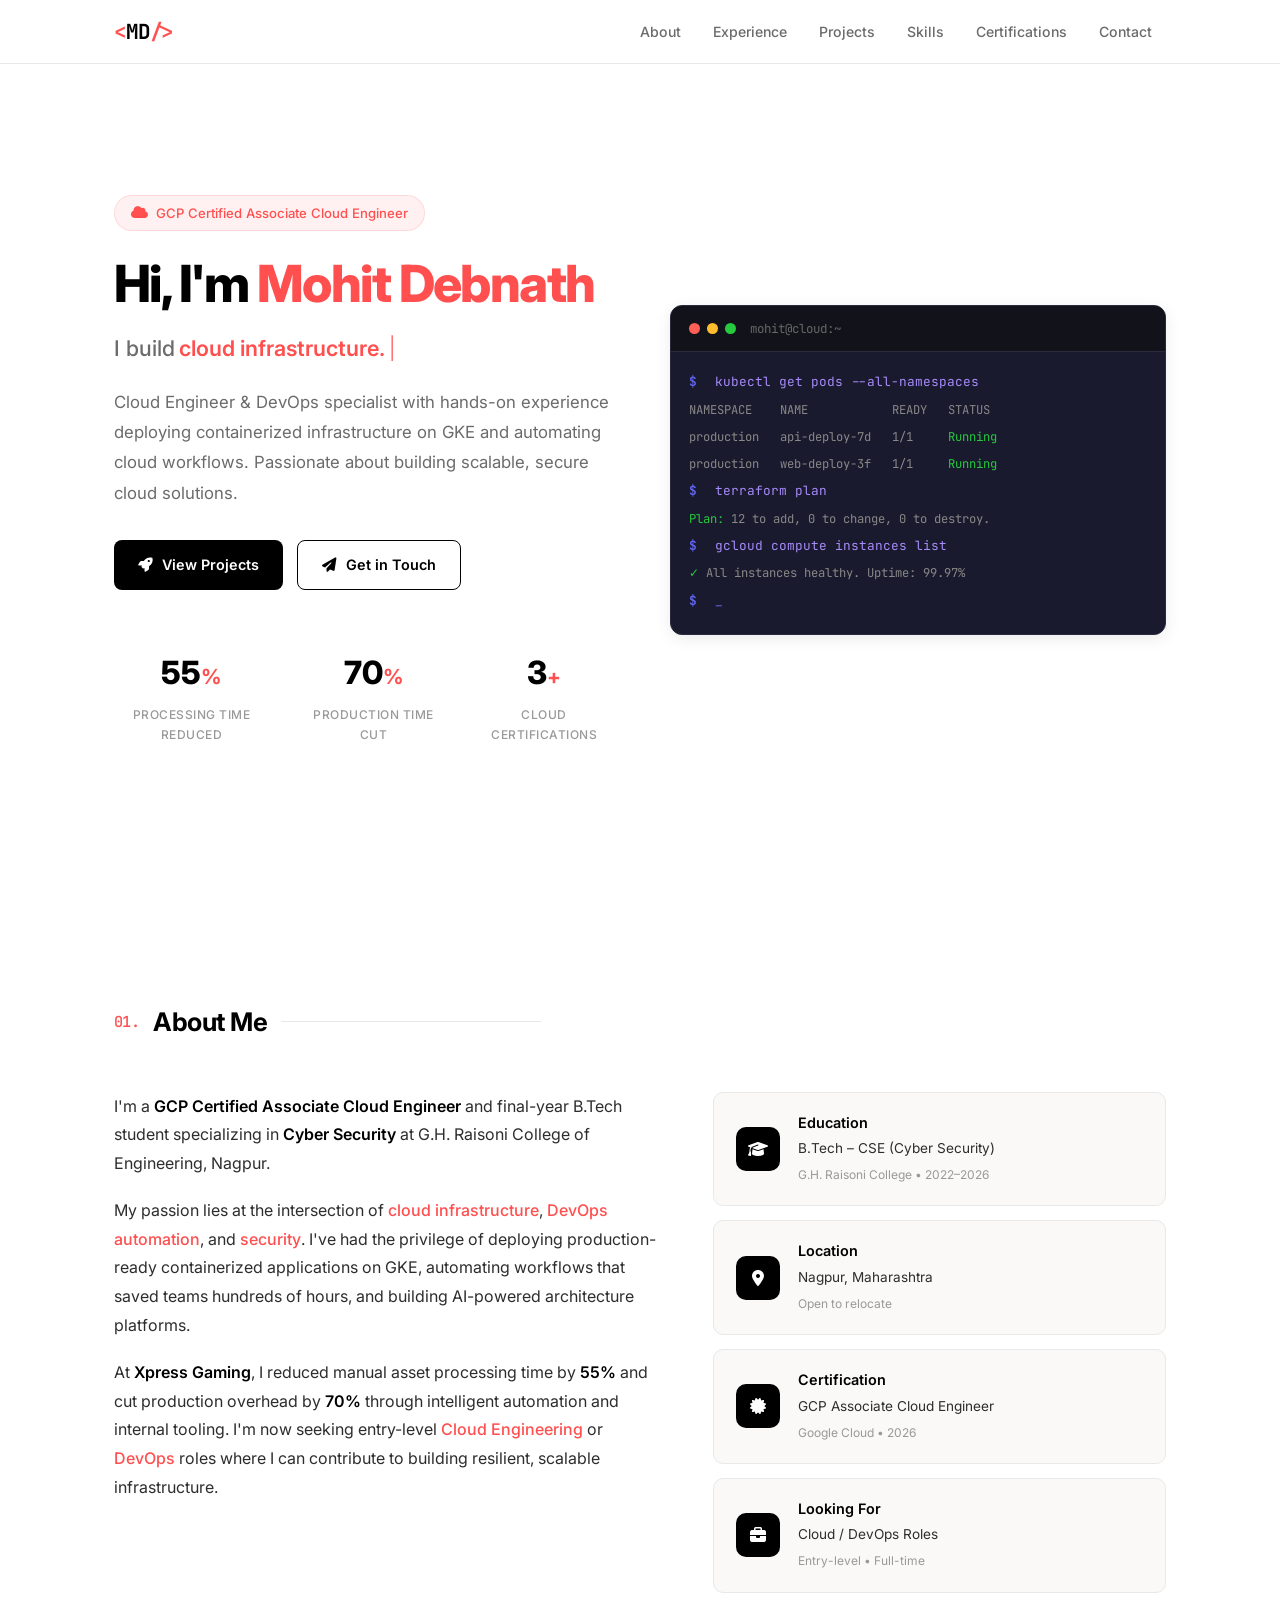
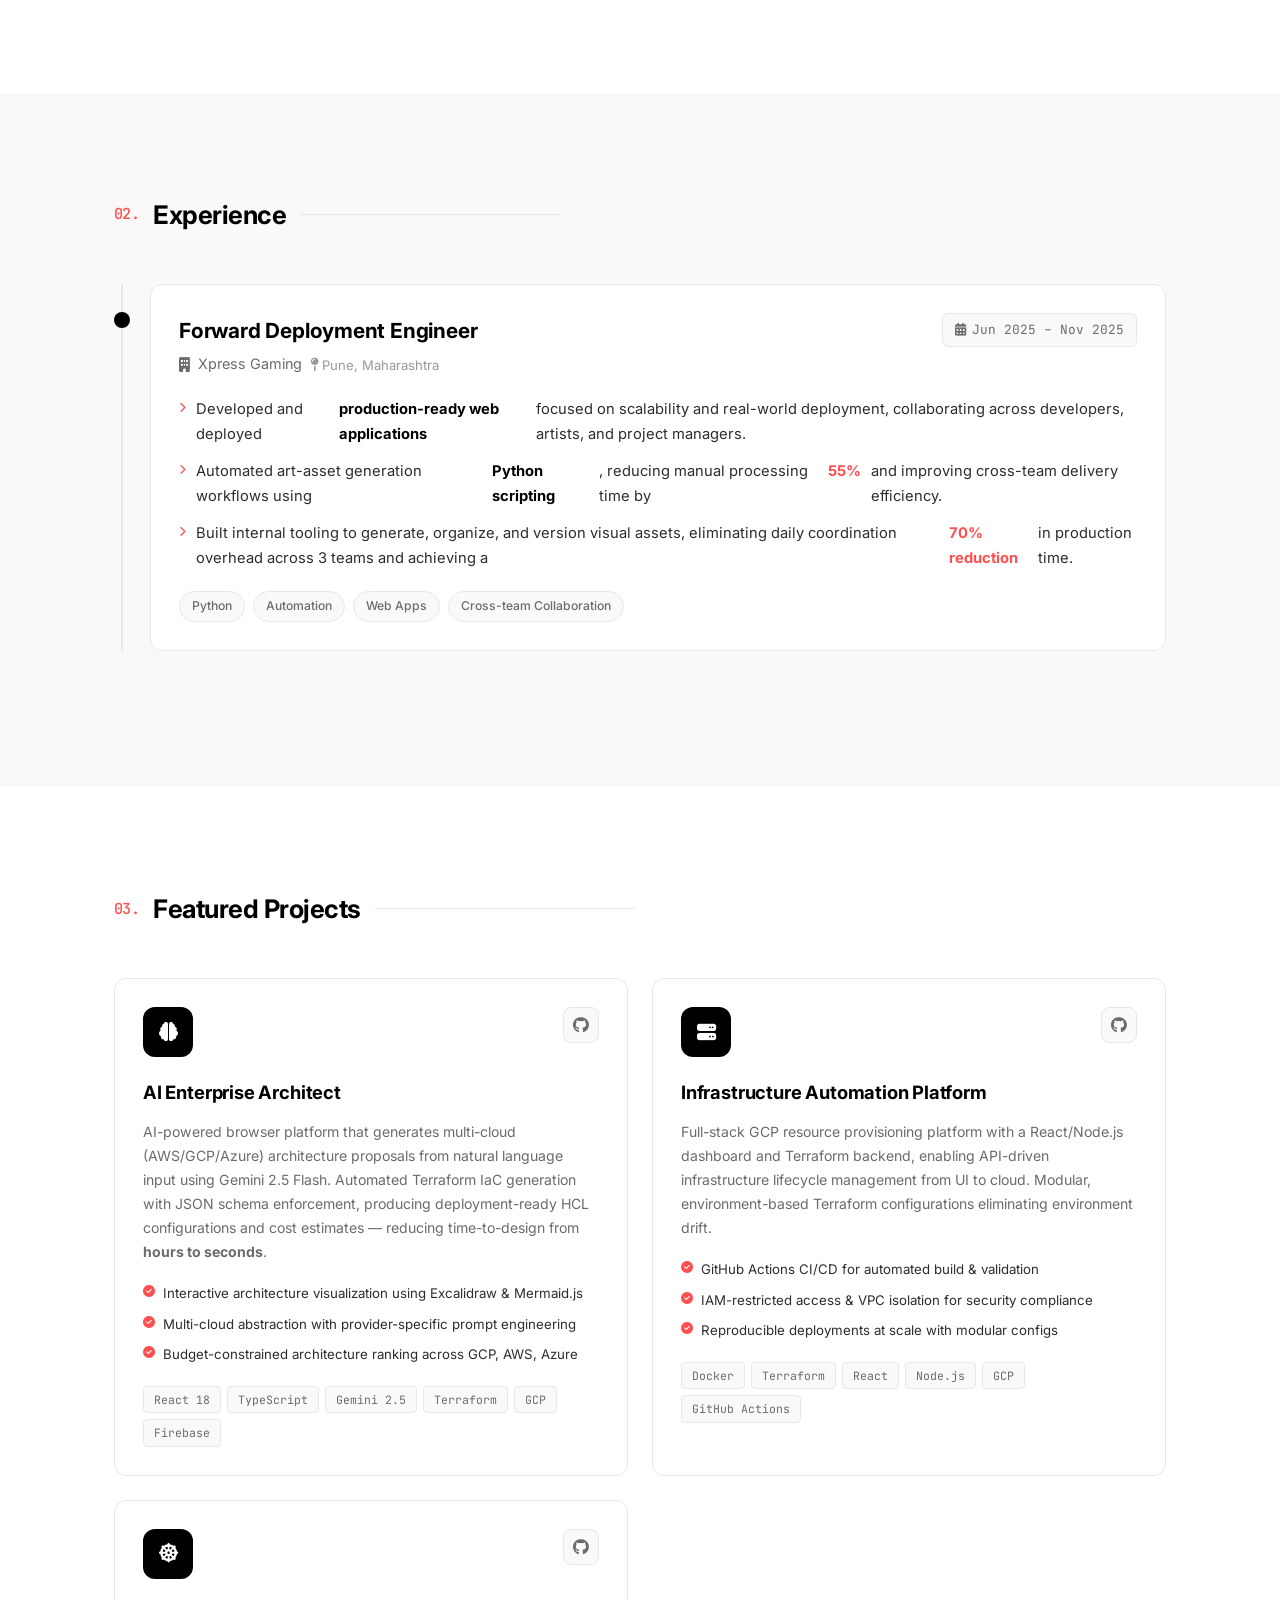
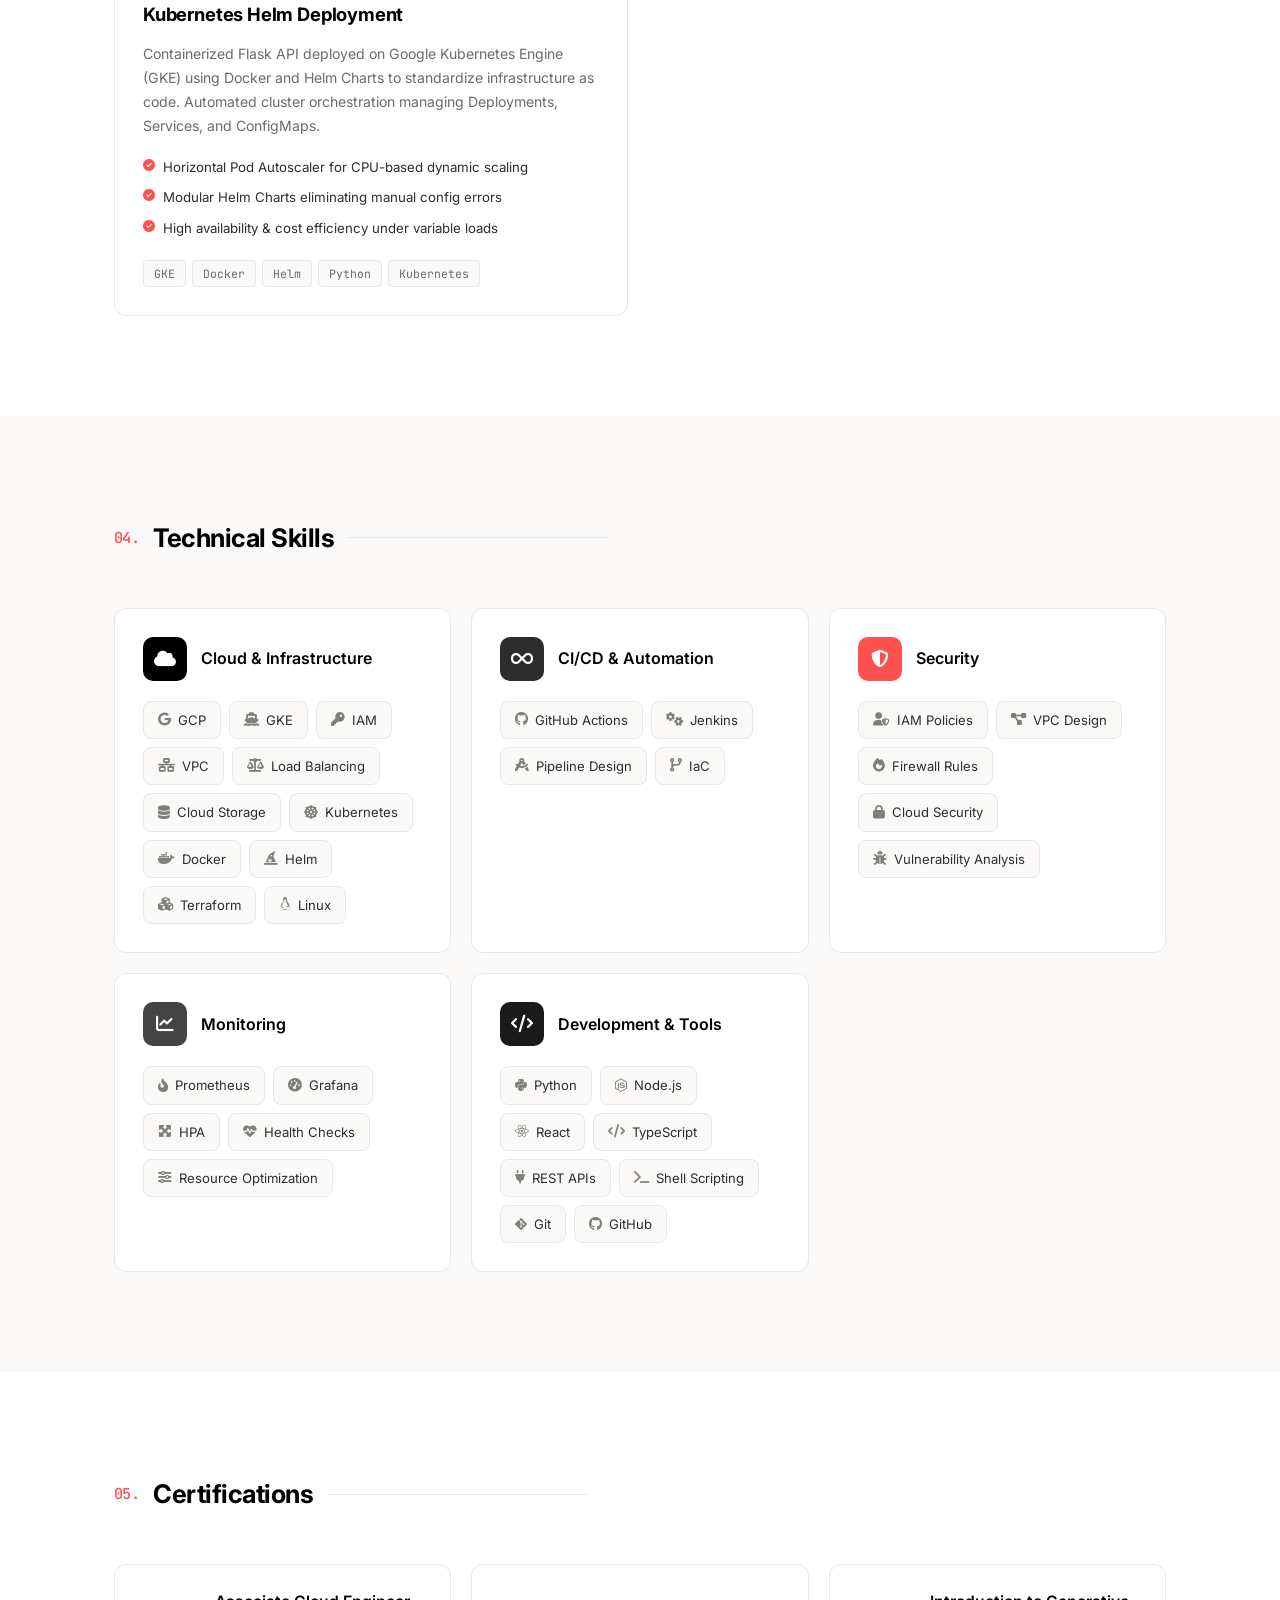
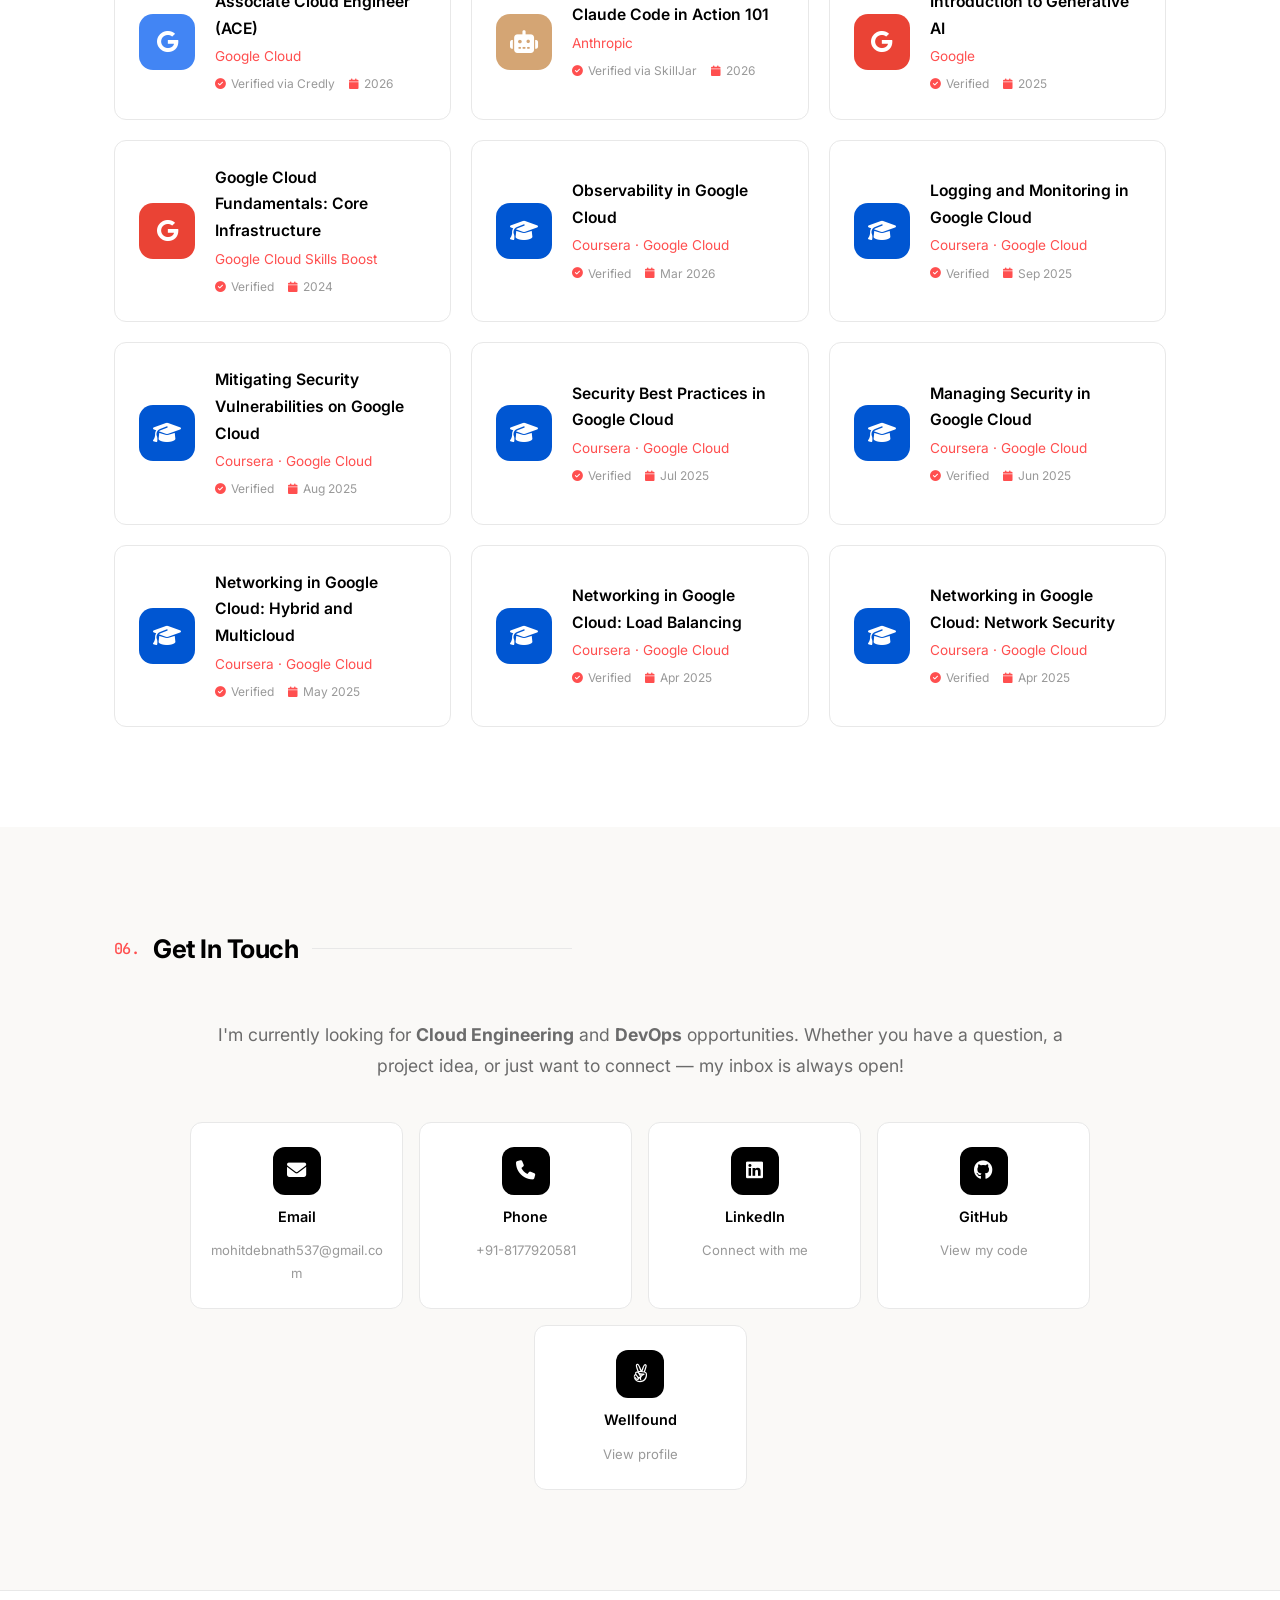
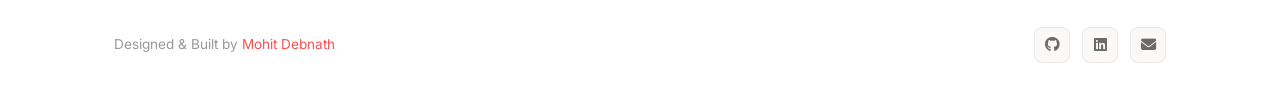
<file: docs/index.html>
<!DOCTYPE html>
<html lang="en">

<head>
    <meta charset="UTF-8">
    <meta name="viewport" content="width=device-width, initial-scale=1.0">
    <title>Mohit Debnath | Cloud Engineer & DevOps</title>
    <meta name="description"
        content="Portfolio of Mohit Debnath — GCP Certified Associate Cloud Engineer, DevOps specialist, and Cyber Security student. Explore projects, skills, and experience.">
    <link rel="preconnect" href="https://fonts.googleapis.com">
    <link rel="preconnect" href="https://fonts.gstatic.com" crossorigin>
    <link
        href="https://fonts.googleapis.com/css2?family=Inter:wght@300;400;500;600;700;800;900&family=JetBrains+Mono:wght@400;500;600&display=swap"
        rel="stylesheet">
    <link rel="stylesheet" href="https://cdnjs.cloudflare.com/ajax/libs/font-awesome/6.5.1/css/all.min.css">
    <link rel="stylesheet" href="style.css">
</head>

<body>
    <!-- Animated Background Particles -->
    <canvas id="particleCanvas"></canvas>

    <!-- Navigation -->
    <nav class="navbar" id="navbar">
        <div class="nav-container">
            <a href="#hero" class="nav-logo">
                <span class="logo-bracket">&lt;</span>MD<span class="logo-bracket">/&gt;</span>
            </a>
            <ul class="nav-links" id="navLinks">
                <li><a href="#about" class="nav-link">About</a></li>
                <li><a href="#experience" class="nav-link">Experience</a></li>
                <li><a href="#projects" class="nav-link">Projects</a></li>
                <li><a href="#skills" class="nav-link">Skills</a></li>
                <li><a href="#certifications" class="nav-link">Certifications</a></li>
                <li><a href="#contact" class="nav-link">Contact</a></li>
            </ul>
            <button class="nav-toggle" id="navToggle" aria-label="Toggle navigation">
                <span></span><span></span><span></span>
            </button>
        </div>
    </nav>

    <!-- Hero Section -->
    <section class="hero" id="hero">
        <div class="hero-content">
            <div class="hero-badge">
                <i class="fas fa-cloud"></i>
                <span>GCP Certified Associate Cloud Engineer</span>
            </div>
            <h1 class="hero-title">
                Hi, I'm <span class="gradient-text">Mohit Debnath</span>
            </h1>
            <div class="hero-subtitle">
                <span class="typing-prefix">I build </span>
                <span class="typing-text" id="typingText"></span>
                <span class="cursor">|</span>
            </div>
            <p class="hero-description">
                Cloud Engineer & DevOps specialist with hands-on experience deploying containerized infrastructure on
                GKE
                and automating cloud workflows. Passionate about building scalable, secure cloud solutions.
            </p>
            <div class="hero-actions">
                <a href="#projects" class="btn btn-primary">
                    <i class="fas fa-rocket"></i> View Projects
                </a>
                <a href="#contact" class="btn btn-outline">
                    <i class="fas fa-paper-plane"></i> Get in Touch
                </a>
            </div>
            <div class="hero-stats">
                <div class="stat-item">
                    <span class="stat-number" data-target="55">0</span><span class="stat-suffix">%</span>
                    <span class="stat-label">Processing Time Reduced</span>
                </div>
                <div class="stat-item">
                    <span class="stat-number" data-target="70">0</span><span class="stat-suffix">%</span>
                    <span class="stat-label">Production Time Cut</span>
                </div>
                <div class="stat-item">
                    <span class="stat-number" data-target="3">0</span><span class="stat-suffix">+</span>
                    <span class="stat-label">Cloud Certifications</span>
                </div>
            </div>
        </div>
        <div class="hero-visual">
            <div class="terminal-window">
                <div class="terminal-header">
                    <div class="terminal-dots">
                        <span class="dot red"></span>
                        <span class="dot yellow"></span>
                        <span class="dot green"></span>
                    </div>
                    <span class="terminal-title">mohit@cloud:~</span>
                </div>
                <div class="terminal-body" id="terminalBody">
                    <div class="terminal-line">
                        <span class="prompt">$</span>
                        <span class="command">kubectl get pods --all-namespaces</span>
                    </div>
                    <div class="terminal-line output">
                        <span>NAMESPACE &nbsp;&nbsp; NAME &nbsp;&nbsp;&nbsp;&nbsp;&nbsp;&nbsp;&nbsp;&nbsp;&nbsp;&nbsp;
                            READY &nbsp; STATUS</span>
                    </div>
                    <div class="terminal-line output">
                        <span>production &nbsp; api-deploy-7d &nbsp; 1/1 &nbsp;&nbsp;&nbsp; <span
                                class="green-text">Running</span></span>
                    </div>
                    <div class="terminal-line output">
                        <span>production &nbsp; web-deploy-3f &nbsp; 1/1 &nbsp;&nbsp;&nbsp; <span
                                class="green-text">Running</span></span>
                    </div>
                    <div class="terminal-line">
                        <span class="prompt">$</span>
                        <span class="command">terraform plan</span>
                    </div>
                    <div class="terminal-line output">
                        <span><span class="green-text">Plan:</span> 12 to add, 0 to change, 0 to destroy.</span>
                    </div>
                    <div class="terminal-line">
                        <span class="prompt">$</span>
                        <span class="command">gcloud compute instances list</span>
                    </div>
                    <div class="terminal-line output">
                        <span><span class="green-text">✓</span> All instances healthy. Uptime: 99.97%</span>
                    </div>
                    <div class="terminal-line active">
                        <span class="prompt">$</span>
                        <span class="cursor-blink">_</span>
                    </div>
                </div>
            </div>
        </div>
    </section>

    <!-- About Section -->
    <section class="section" id="about">
        <div class="container">
            <h2 class="section-title">
                <span class="section-number">01.</span> About Me
            </h2>
            <div class="about-grid">
                <div class="about-text">
                    <p>
                        I'm a <strong>GCP Certified Associate Cloud Engineer</strong> and final-year B.Tech student
                        specializing in
                        <strong>Cyber Security</strong> at G.H. Raisoni College of Engineering, Nagpur.
                    </p>
                    <p>
                        My passion lies at the intersection of <span class="highlight">cloud infrastructure</span>,
                        <span class="highlight">DevOps automation</span>, and <span class="highlight">security</span>.
                        I've had the privilege of deploying production-ready containerized applications on GKE,
                        automating workflows that saved teams hundreds of hours, and building AI-powered architecture
                        platforms.
                    </p>
                    <p>
                        At <strong>Xpress Gaming</strong>, I reduced manual asset processing time by
                        <strong>55%</strong>
                        and cut production overhead by <strong>70%</strong> through intelligent automation and internal
                        tooling.
                        I'm now seeking entry-level <span class="highlight">Cloud Engineering</span> or
                        <span class="highlight">DevOps</span> roles where I can contribute to building resilient,
                        scalable infrastructure.
                    </p>
                </div>
                <div class="about-info">
                    <div class="info-card">
                        <div class="info-icon"><i class="fas fa-graduation-cap"></i></div>
                        <div>
                            <h4>Education</h4>
                            <p>B.Tech – CSE (Cyber Security)</p>
                            <span class="info-meta">G.H. Raisoni College • 2022–2026</span>
                        </div>
                    </div>
                    <div class="info-card">
                        <div class="info-icon"><i class="fas fa-map-marker-alt"></i></div>
                        <div>
                            <h4>Location</h4>
                            <p>Nagpur, Maharashtra</p>
                            <span class="info-meta">Open to relocate</span>
                        </div>
                    </div>
                    <div class="info-card">
                        <div class="info-icon"><i class="fas fa-certificate"></i></div>
                        <div>
                            <h4>Certification</h4>
                            <p>GCP Associate Cloud Engineer</p>
                            <span class="info-meta">Google Cloud • 2026</span>
                        </div>
                    </div>
                    <div class="info-card">
                        <div class="info-icon"><i class="fas fa-briefcase"></i></div>
                        <div>
                            <h4>Looking For</h4>
                            <p>Cloud / DevOps Roles</p>
                            <span class="info-meta">Entry-level • Full-time</span>
                        </div>
                    </div>
                </div>
            </div>
        </div>
    </section>

    <!-- Experience Section -->
    <section class="section section-alt" id="experience">
        <div class="container">
            <h2 class="section-title">
                <span class="section-number">02.</span> Experience
            </h2>
            <div class="timeline">
                <div class="timeline-item" data-aos="fade-up">
                    <div class="timeline-dot"></div>
                    <div class="timeline-content glass-card">
                        <div class="timeline-header">
                            <div>
                                <h3 class="timeline-role">Forward Deployment Engineer</h3>
                                <p class="timeline-company">
                                    <i class="fas fa-building"></i> Xpress Gaming
                                    <span class="timeline-location"><i class="fas fa-map-pin"></i> Pune,
                                        Maharashtra</span>
                                </p>
                            </div>
                            <span class="timeline-date">
                                <i class="fas fa-calendar-alt"></i> Jun 2025 – Nov 2025
                            </span>
                        </div>
                        <ul class="timeline-details">
                            <li>
                                <i class="fas fa-chevron-right"></i>
                                Developed and deployed <strong>production-ready web applications</strong> focused on
                                scalability
                                and real-world deployment, collaborating across developers, artists, and project
                                managers.
                            </li>
                            <li>
                                <i class="fas fa-chevron-right"></i>
                                Automated art-asset generation workflows using <strong>Python scripting</strong>,
                                reducing
                                manual processing time by <span class="metric">55%</span> and improving cross-team
                                delivery efficiency.
                            </li>
                            <li>
                                <i class="fas fa-chevron-right"></i>
                                Built internal tooling to generate, organize, and version visual assets, eliminating
                                daily
                                coordination overhead across 3 teams and achieving a <span class="metric">70%
                                    reduction</span>
                                in production time.
                            </li>
                        </ul>
                        <div class="timeline-tags">
                            <span class="tag">Python</span>
                            <span class="tag">Automation</span>
                            <span class="tag">Web Apps</span>
                            <span class="tag">Cross-team Collaboration</span>
                        </div>
                    </div>
                </div>
            </div>
        </div>
    </section>

    <!-- Projects Section -->
    <section class="section" id="projects">
        <div class="container">
            <h2 class="section-title">
                <span class="section-number">03.</span> Featured Projects
            </h2>
            <div class="projects-grid">
                <!-- Project 1 -->
                <div class="project-card glass-card" data-aos="fade-up">
                    <div class="project-header">
                        <div class="project-icon">
                            <i class="fas fa-brain"></i>
                        </div>
                        <div class="project-links">
                            <a href="https://github.com/m0hitd/AI-Enterprise-Architect" class="project-link"
                                title="GitHub" target="_blank"><i class="fab fa-github"></i></a>
                        </div>
                    </div>
                    <h3 class="project-title">AI Enterprise Architect</h3>
                    <p class="project-description">
                        AI-powered browser platform that generates multi-cloud (AWS/GCP/Azure) architecture proposals
                        from natural language input using Gemini 2.5 Flash. Automated Terraform IaC generation with
                        JSON schema enforcement, producing deployment-ready HCL configurations and cost estimates —
                        reducing time-to-design from <strong>hours to seconds</strong>.
                    </p>
                    <ul class="project-highlights">
                        <li><i class="fas fa-check-circle"></i> Interactive architecture visualization using Excalidraw
                            & Mermaid.js</li>
                        <li><i class="fas fa-check-circle"></i> Multi-cloud abstraction with provider-specific prompt
                            engineering</li>
                        <li><i class="fas fa-check-circle"></i> Budget-constrained architecture ranking across GCP, AWS,
                            Azure</li>
                    </ul>
                    <div class="project-tech">
                        <span>React 18</span>
                        <span>TypeScript</span>
                        <span>Gemini 2.5</span>
                        <span>Terraform</span>
                        <span>GCP</span>
                        <span>Firebase</span>
                    </div>
                </div>

                <!-- Project 2 -->
                <div class="project-card glass-card" data-aos="fade-up" data-aos-delay="100">
                    <div class="project-header">
                        <div class="project-icon">
                            <i class="fas fa-server"></i>
                        </div>
                        <div class="project-links">
                            <a href="https://github.com/m0hitd/infra-automation-platform" class="project-link"
                                title="GitHub" target="_blank"><i class="fab fa-github"></i></a>
                        </div>
                    </div>
                    <h3 class="project-title">Infrastructure Automation Platform</h3>
                    <p class="project-description">
                        Full-stack GCP resource provisioning platform with a React/Node.js dashboard and Terraform
                        backend,
                        enabling API-driven infrastructure lifecycle management from UI to cloud. Modular,
                        environment-based
                        Terraform configurations eliminating environment drift.
                    </p>
                    <ul class="project-highlights">
                        <li><i class="fas fa-check-circle"></i> GitHub Actions CI/CD for automated build & validation
                        </li>
                        <li><i class="fas fa-check-circle"></i> IAM-restricted access & VPC isolation for security
                            compliance</li>
                        <li><i class="fas fa-check-circle"></i> Reproducible deployments at scale with modular configs
                        </li>
                    </ul>
                    <div class="project-tech">
                        <span>Docker</span>
                        <span>Terraform</span>
                        <span>React</span>
                        <span>Node.js</span>
                        <span>GCP</span>
                        <span>GitHub Actions</span>
                    </div>
                </div>

                <!-- Project 3 -->
                <div class="project-card glass-card" data-aos="fade-up" data-aos-delay="200">
                    <div class="project-header">
                        <div class="project-icon">
                            <i class="fas fa-dharmachakra"></i>
                        </div>
                        <div class="project-links">
                            <a href="https://github.com/m0hitd/kubernetes-python-helm-deployment" class="project-link"
                                title="GitHub" target="_blank"><i class="fab fa-github"></i></a>
                        </div>
                    </div>
                    <h3 class="project-title">Kubernetes Helm Deployment</h3>
                    <p class="project-description">
                        Containerized Flask API deployed on Google Kubernetes Engine (GKE) using Docker and Helm Charts
                        to standardize infrastructure as code. Automated cluster orchestration managing Deployments,
                        Services, and ConfigMaps.
                    </p>
                    <ul class="project-highlights">
                        <li><i class="fas fa-check-circle"></i> Horizontal Pod Autoscaler for CPU-based dynamic scaling
                        </li>
                        <li><i class="fas fa-check-circle"></i> Modular Helm Charts eliminating manual config errors
                        </li>
                        <li><i class="fas fa-check-circle"></i> High availability & cost efficiency under variable loads
                        </li>
                    </ul>
                    <div class="project-tech">
                        <span>GKE</span>
                        <span>Docker</span>
                        <span>Helm</span>
                        <span>Python</span>
                        <span>Kubernetes</span>
                    </div>
                </div>
            </div>
        </div>
    </section>

    <!-- Skills Section -->
    <section class="section section-alt" id="skills">
        <div class="container">
            <h2 class="section-title">
                <span class="section-number">04.</span> Technical Skills
            </h2>
            <div class="skills-grid">
                <div class="skill-category glass-card" data-aos="fade-up">
                    <div class="skill-category-header">
                        <div class="skill-icon cloud"><i class="fas fa-cloud"></i></div>
                        <h3>Cloud & Infrastructure</h3>
                    </div>
                    <div class="skill-tags">
                        <span class="skill-tag"><i class="fab fa-google"></i> GCP</span>
                        <span class="skill-tag"><i class="fas fa-ship"></i> GKE</span>
                        <span class="skill-tag"><i class="fas fa-key"></i> IAM</span>
                        <span class="skill-tag"><i class="fas fa-network-wired"></i> VPC</span>
                        <span class="skill-tag"><i class="fas fa-balance-scale"></i> Load Balancing</span>
                        <span class="skill-tag"><i class="fas fa-database"></i> Cloud Storage</span>
                        <span class="skill-tag"><i class="fas fa-dharmachakra"></i> Kubernetes</span>
                        <span class="skill-tag"><i class="fab fa-docker"></i> Docker</span>
                        <span class="skill-tag"><i class="fas fa-hat-wizard"></i> Helm</span>
                        <span class="skill-tag"><i class="fas fa-cubes"></i> Terraform</span>
                        <span class="skill-tag"><i class="fab fa-linux"></i> Linux</span>
                    </div>
                </div>

                <div class="skill-category glass-card" data-aos="fade-up" data-aos-delay="100">
                    <div class="skill-category-header">
                        <div class="skill-icon cicd"><i class="fas fa-infinity"></i></div>
                        <h3>CI/CD & Automation</h3>
                    </div>
                    <div class="skill-tags">
                        <span class="skill-tag"><i class="fab fa-github"></i> GitHub Actions</span>
                        <span class="skill-tag"><i class="fas fa-cogs"></i> Jenkins</span>
                        <span class="skill-tag"><i class="fas fa-drafting-compass"></i> Pipeline Design</span>
                        <span class="skill-tag"><i class="fas fa-code-branch"></i> IaC</span>
                    </div>
                </div>

                <div class="skill-category glass-card" data-aos="fade-up" data-aos-delay="200">
                    <div class="skill-category-header">
                        <div class="skill-icon security"><i class="fas fa-shield-alt"></i></div>
                        <h3>Security</h3>
                    </div>
                    <div class="skill-tags">
                        <span class="skill-tag"><i class="fas fa-user-shield"></i> IAM Policies</span>
                        <span class="skill-tag"><i class="fas fa-project-diagram"></i> VPC Design</span>
                        <span class="skill-tag"><i class="fas fa-fire"></i> Firewall Rules</span>
                        <span class="skill-tag"><i class="fas fa-lock"></i> Cloud Security</span>
                        <span class="skill-tag"><i class="fas fa-bug"></i> Vulnerability Analysis</span>
                    </div>
                </div>

                <div class="skill-category glass-card" data-aos="fade-up" data-aos-delay="300">
                    <div class="skill-category-header">
                        <div class="skill-icon monitoring"><i class="fas fa-chart-line"></i></div>
                        <h3>Monitoring</h3>
                    </div>
                    <div class="skill-tags">
                        <span class="skill-tag"><i class="fas fa-fire-alt"></i> Prometheus</span>
                        <span class="skill-tag"><i class="fas fa-tachometer-alt"></i> Grafana</span>
                        <span class="skill-tag"><i class="fas fa-expand-arrows-alt"></i> HPA</span>
                        <span class="skill-tag"><i class="fas fa-heartbeat"></i> Health Checks</span>
                        <span class="skill-tag"><i class="fas fa-sliders-h"></i> Resource Optimization</span>
                    </div>
                </div>

                <div class="skill-category glass-card" data-aos="fade-up" data-aos-delay="400">
                    <div class="skill-category-header">
                        <div class="skill-icon dev"><i class="fas fa-code"></i></div>
                        <h3>Development & Tools</h3>
                    </div>
                    <div class="skill-tags">
                        <span class="skill-tag"><i class="fab fa-python"></i> Python</span>
                        <span class="skill-tag"><i class="fab fa-node-js"></i> Node.js</span>
                        <span class="skill-tag"><i class="fab fa-react"></i> React</span>
                        <span class="skill-tag"><i class="fas fa-code"></i> TypeScript</span>
                        <span class="skill-tag"><i class="fas fa-plug"></i> REST APIs</span>
                        <span class="skill-tag"><i class="fas fa-terminal"></i> Shell Scripting</span>
                        <span class="skill-tag"><i class="fab fa-git-alt"></i> Git</span>
                        <span class="skill-tag"><i class="fab fa-github"></i> GitHub</span>
                    </div>
                </div>
            </div>
        </div>
    </section>

    <!-- Certifications Section -->
    <section class="section" id="certifications">
        <div class="container">
            <h2 class="section-title">
                <span class="section-number">05.</span> Certifications
            </h2>
            <div class="certs-grid">
                <a href="https://www.credly.com/badges/2a6038a7-0504-4011-bb92-be13b2d5f1b1/public_url" target="_blank"
                    class="cert-card glass-card" data-aos="fade-up">
                    <div class="cert-badge gcp">
                        <i class="fab fa-google"></i>
                    </div>
                    <div class="cert-info">
                        <h3>Associate Cloud Engineer (ACE)</h3>
                        <p class="cert-issuer">Google Cloud</p>
                        <div class="cert-meta">
                            <span><i class="fas fa-check-circle"></i> Verified via Credly</span>
                            <span><i class="fas fa-calendar"></i> 2026</span>
                        </div>
                    </div>
                </a>

                <a href="https://verify.skilljar.com/c/2p2nhymifrvf" target="_blank" class="cert-card glass-card"
                    data-aos="fade-up" data-aos-delay="100">
                    <div class="cert-badge anthropic">
                        <i class="fas fa-robot"></i>
                    </div>
                    <div class="cert-info">
                        <h3>Claude Code in Action 101</h3>
                        <p class="cert-issuer">Anthropic</p>
                        <div class="cert-meta">
                            <span><i class="fas fa-check-circle"></i> Verified via SkillJar</span>
                            <span><i class="fas fa-calendar"></i> 2026</span>
                        </div>
                    </div>
                </a>

                <a href="https://www.skills.google/public_profiles/44c2e2ed-0316-4198-8e81-f9ab3ee3a4fe/badges/19237580"
                    target="_blank" class="cert-card glass-card" data-aos="fade-up" data-aos-delay="200">
                    <div class="cert-badge google">
                        <i class="fab fa-google"></i>
                    </div>
                    <div class="cert-info">
                        <h3>Introduction to Generative AI</h3>
                        <p class="cert-issuer">Google</p>
                        <div class="cert-meta">
                            <span><i class="fas fa-check-circle"></i> Verified</span>
                            <span><i class="fas fa-calendar"></i> 2025</span>
                        </div>
                    </div>
                </a>

                <a href="https://www.skills.google/public_profiles/44c2e2ed-0316-4198-8e81-f9ab3ee3a4fe/badges/9228910"
                    target="_blank" class="cert-card glass-card">
                    <div class="cert-badge google">
                        <i class="fab fa-google"></i>
                    </div>
                    <div class="cert-info">
                        <h3>Google Cloud Fundamentals: Core Infrastructure</h3>
                        <p class="cert-issuer">Google Cloud Skills Boost</p>
                        <div class="cert-meta">
                            <span><i class="fas fa-check-circle"></i> Verified</span>
                            <span><i class="fas fa-calendar"></i> 2024</span>
                        </div>
                    </div>
                </a>

                <a href="https://www.linkedin.com/in/m0hitdebnath/details/certifications/" target="_blank"
                    class="cert-card glass-card">
                    <div class="cert-badge coursera">
                        <i class="fas fa-graduation-cap"></i>
                    </div>
                    <div class="cert-info">
                        <h3>Observability in Google Cloud</h3>
                        <p class="cert-issuer">Coursera · Google Cloud</p>
                        <div class="cert-meta">
                            <span><i class="fas fa-check-circle"></i> Verified</span>
                            <span><i class="fas fa-calendar"></i> Mar 2026</span>
                        </div>
                    </div>
                </a>

                <a href="https://www.linkedin.com/in/m0hitdebnath/details/certifications/" target="_blank"
                    class="cert-card glass-card">
                    <div class="cert-badge coursera">
                        <i class="fas fa-graduation-cap"></i>
                    </div>
                    <div class="cert-info">
                        <h3>Logging and Monitoring in Google Cloud</h3>
                        <p class="cert-issuer">Coursera · Google Cloud</p>
                        <div class="cert-meta">
                            <span><i class="fas fa-check-circle"></i> Verified</span>
                            <span><i class="fas fa-calendar"></i> Sep 2025</span>
                        </div>
                    </div>
                </a>

                <a href="https://www.linkedin.com/in/m0hitdebnath/details/certifications/" target="_blank"
                    class="cert-card glass-card">
                    <div class="cert-badge coursera">
                        <i class="fas fa-graduation-cap"></i>
                    </div>
                    <div class="cert-info">
                        <h3>Mitigating Security Vulnerabilities on Google Cloud</h3>
                        <p class="cert-issuer">Coursera · Google Cloud</p>
                        <div class="cert-meta">
                            <span><i class="fas fa-check-circle"></i> Verified</span>
                            <span><i class="fas fa-calendar"></i> Aug 2025</span>
                        </div>
                    </div>
                </a>

                <a href="https://www.linkedin.com/in/m0hitdebnath/details/certifications/" target="_blank"
                    class="cert-card glass-card">
                    <div class="cert-badge coursera">
                        <i class="fas fa-graduation-cap"></i>
                    </div>
                    <div class="cert-info">
                        <h3>Security Best Practices in Google Cloud</h3>
                        <p class="cert-issuer">Coursera · Google Cloud</p>
                        <div class="cert-meta">
                            <span><i class="fas fa-check-circle"></i> Verified</span>
                            <span><i class="fas fa-calendar"></i> Jul 2025</span>
                        </div>
                    </div>
                </a>

                <a href="https://www.linkedin.com/in/m0hitdebnath/details/certifications/" target="_blank"
                    class="cert-card glass-card">
                    <div class="cert-badge coursera">
                        <i class="fas fa-graduation-cap"></i>
                    </div>
                    <div class="cert-info">
                        <h3>Managing Security in Google Cloud</h3>
                        <p class="cert-issuer">Coursera · Google Cloud</p>
                        <div class="cert-meta">
                            <span><i class="fas fa-check-circle"></i> Verified</span>
                            <span><i class="fas fa-calendar"></i> Jun 2025</span>
                        </div>
                    </div>
                </a>

                <a href="https://www.linkedin.com/in/m0hitdebnath/details/certifications/" target="_blank"
                    class="cert-card glass-card">
                    <div class="cert-badge coursera">
                        <i class="fas fa-graduation-cap"></i>
                    </div>
                    <div class="cert-info">
                        <h3>Networking in Google Cloud: Hybrid and Multicloud</h3>
                        <p class="cert-issuer">Coursera · Google Cloud</p>
                        <div class="cert-meta">
                            <span><i class="fas fa-check-circle"></i> Verified</span>
                            <span><i class="fas fa-calendar"></i> May 2025</span>
                        </div>
                    </div>
                </a>

                <a href="https://www.linkedin.com/in/m0hitdebnath/details/certifications/" target="_blank"
                    class="cert-card glass-card">
                    <div class="cert-badge coursera">
                        <i class="fas fa-graduation-cap"></i>
                    </div>
                    <div class="cert-info">
                        <h3>Networking in Google Cloud: Load Balancing</h3>
                        <p class="cert-issuer">Coursera · Google Cloud</p>
                        <div class="cert-meta">
                            <span><i class="fas fa-check-circle"></i> Verified</span>
                            <span><i class="fas fa-calendar"></i> Apr 2025</span>
                        </div>
                    </div>
                </a>

                <a href="https://www.linkedin.com/in/m0hitdebnath/details/certifications/" target="_blank"
                    class="cert-card glass-card">
                    <div class="cert-badge coursera">
                        <i class="fas fa-graduation-cap"></i>
                    </div>
                    <div class="cert-info">
                        <h3>Networking in Google Cloud: Network Security</h3>
                        <p class="cert-issuer">Coursera · Google Cloud</p>
                        <div class="cert-meta">
                            <span><i class="fas fa-check-circle"></i> Verified</span>
                            <span><i class="fas fa-calendar"></i> Apr 2025</span>
                        </div>
                    </div>
                </a>
            </div>
        </div>
    </section>

    <!-- Contact Section -->
    <section class="section section-alt" id="contact">
        <div class="container">
            <h2 class="section-title">
                <span class="section-number">06.</span> Get In Touch
            </h2>
            <div class="contact-content">
                <p class="contact-description">
                    I'm currently looking for <strong>Cloud Engineering</strong> and <strong>DevOps</strong>
                    opportunities.
                    Whether you have a question, a project idea, or just want to connect — my inbox is always open!
                </p>
                <div class="contact-grid">
                    <a href="mailto:mohitdebnath537@gmail.com" class="contact-card glass-card">
                        <div class="contact-icon"><i class="fas fa-envelope"></i></div>
                        <h4>Email</h4>
                        <p>mohitdebnath537@gmail.com</p>
                    </a>
                    <a href="tel:+918177920581" class="contact-card glass-card">
                        <div class="contact-icon"><i class="fas fa-phone"></i></div>
                        <h4>Phone</h4>
                        <p>+91-8177920581</p>
                    </a>
                    <a href="https://www.linkedin.com/in/m0hitdebnath/" class="contact-card glass-card" target="_blank">
                        <div class="contact-icon"><i class="fab fa-linkedin"></i></div>
                        <h4>LinkedIn</h4>
                        <p>Connect with me</p>
                    </a>
                    <a href="https://github.com/m0hitd" class="contact-card glass-card" target="_blank">
                        <div class="contact-icon"><i class="fab fa-github"></i></div>
                        <h4>GitHub</h4>
                        <p>View my code</p>
                    </a>
                </div>
                <div class="contact-grid contact-grid-secondary">
                    <a href="https://wellfound.com/u/mohit-debnath" class="contact-card glass-card" target="_blank">
                        <div class="contact-icon"><i class="fab fa-angellist"></i></div>
                        <h4>Wellfound</h4>
                        <p>View profile</p>
                    </a>
                </div>
            </div>
        </div>
    </section>

    <!-- Footer -->
    <footer class="footer">
        <div class="container">
            <div class="footer-content">
                <p>Designed & Built by <span class="gradient-text">Mohit Debnath</span></p>
                <div class="footer-links">
                    <a href="https://github.com/m0hitd" target="_blank"><i class="fab fa-github"></i></a>
                    <a href="https://www.linkedin.com/in/m0hitdebnath/" target="_blank"><i
                            class="fab fa-linkedin"></i></a>
                    <a href="mailto:mohitdebnath537@gmail.com"><i class="fas fa-envelope"></i></a>
                </div>
            </div>
        </div>
    </footer>

    <!-- Scroll to top -->
    <button class="scroll-top" id="scrollTop" aria-label="Scroll to top">
        <i class="fas fa-arrow-up"></i>
    </button>

    <script src="script.js"></script>
</body>

</html>
</file>
<file: docs/style.css>
/* ==========================================
   CSS VARIABLES & DESIGN TOKENS
   Wellfound-inspired: clean, minimal, light
   ========================================== */
:root {
    /* Colors — Wellfound palette */
    --bg-primary: #ffffff;
    --bg-secondary: #faf9f7;
    --bg-tertiary: #f5f3f0;
    --bg-card: #ffffff;
    --bg-card-hover: #ffffff;

    --text-primary: #000000;
    --text-secondary: #2d2d2d;
    --text-muted: #6b6b6b;
    --text-light: #999999;

    --accent-primary: #000000;
    --accent-coral: #ff4f4f;
    --accent-coral-light: rgba(255, 79, 79, 0.08);

    --border-color: #e8e8e8;
    --border-hover: #d0d0d0;

    /* Shadows — subtle, no glow */
    --shadow-sm: 0 1px 3px rgba(0, 0, 0, 0.04);
    --shadow-md: 0 2px 8px rgba(0, 0, 0, 0.06);
    --shadow-lg: 0 4px 16px rgba(0, 0, 0, 0.08);

    /* Typography */
    --font-primary: 'Inter', -apple-system, BlinkMacSystemFont, sans-serif;
    --font-mono: 'JetBrains Mono', 'Fira Code', monospace;

    /* Spacing */
    --section-padding: 100px 0;
    --container-width: 1100px;

    /* Transitions — fast, subtle */
    --transition-fast: 0.15s ease;
    --transition-normal: 0.2s ease;
}

/* ==========================================
   RESET & BASE
   ========================================== */
*, *::before, *::after {
    margin: 0;
    padding: 0;
    box-sizing: border-box;
}

html {
    scroll-behavior: smooth;
    scroll-padding-top: 80px;
}

body {
    font-family: var(--font-primary);
    background-color: var(--bg-primary);
    color: var(--text-primary);
    line-height: 1.7;
    overflow-x: hidden;
    -webkit-font-smoothing: antialiased;
    -moz-osx-font-smoothing: grayscale;
}

a {
    text-decoration: none;
    color: inherit;
}

ul {
    list-style: none;
}

img {
    max-width: 100%;
    display: block;
}

/* Hide particle canvas */
#particleCanvas {
    display: none;
}

/* ==========================================
   CONTAINER & LAYOUT
   ========================================== */
.container {
    max-width: var(--container-width);
    margin: 0 auto;
    padding: 0 24px;
}

.section {
    padding: var(--section-padding);
    position: relative;
}

.section-alt {
    background: var(--bg-secondary);
}

.section-title {
    font-size: 1.6rem;
    font-weight: 700;
    margin-bottom: 48px;
    display: flex;
    align-items: center;
    gap: 14px;
    letter-spacing: -0.02em;
}

.section-title::after {
    content: '';
    flex: 1;
    height: 1px;
    background: var(--border-color);
    max-width: 260px;
}

.section-number {
    font-family: var(--font-mono);
    font-size: 0.95rem;
    font-weight: 500;
    color: var(--accent-coral);
}

/* ==========================================
   CARDS — clean, bordered, no glass
   ========================================== */
.glass-card {
    background: var(--bg-card);
    border: 1px solid var(--border-color);
    border-radius: 12px;
    transition: border-color var(--transition-normal), box-shadow var(--transition-normal);
}

.glass-card:hover {
    border-color: var(--border-hover);
    box-shadow: var(--shadow-md);
    transform: none;
}

/* ==========================================
   GRADIENT TEXT — replaced with coral
   ========================================== */
.gradient-text {
    color: var(--accent-coral);
    background: none;
    -webkit-background-clip: unset;
    -webkit-text-fill-color: unset;
    background-clip: unset;
}

/* ==========================================
   BUTTONS — Wellfound style
   ========================================== */
.btn {
    display: inline-flex;
    align-items: center;
    gap: 10px;
    padding: 12px 24px;
    border-radius: 8px;
    font-family: var(--font-primary);
    font-size: 0.9rem;
    font-weight: 600;
    cursor: pointer;
    transition: all var(--transition-fast);
    border: none;
    position: relative;
}

.btn::before {
    display: none;
}

.btn-primary {
    background: var(--accent-primary);
    color: #ffffff;
}

.btn-primary:hover {
    background: #222222;
    transform: none;
    box-shadow: none;
}

.btn-outline {
    background: transparent;
    color: var(--accent-primary);
    border: 1.5px solid var(--accent-primary);
}

.btn-outline:hover {
    background: var(--bg-secondary);
    transform: none;
}

.btn-lg {
    padding: 16px 36px;
    font-size: 0.95rem;
}

/* ==========================================
   NAVBAR
   ========================================== */
.navbar {
    position: fixed;
    top: 0;
    left: 0;
    width: 100%;
    z-index: 1000;
    padding: 14px 0;
    background: rgba(255, 255, 255, 0.92);
    backdrop-filter: blur(12px);
    -webkit-backdrop-filter: blur(12px);
    border-bottom: 1px solid var(--border-color);
    transition: padding var(--transition-normal);
}

.navbar.scrolled {
    padding: 10px 0;
}

.nav-container {
    max-width: var(--container-width);
    margin: 0 auto;
    padding: 0 24px;
    display: flex;
    align-items: center;
    justify-content: space-between;
}

.nav-logo {
    font-family: var(--font-mono);
    font-size: 1.3rem;
    font-weight: 700;
    color: var(--text-primary);
}

.logo-bracket {
    color: var(--accent-coral);
}

.nav-logo:hover {
    opacity: 0.7;
}

.nav-links {
    display: flex;
    align-items: center;
    gap: 4px;
}

.nav-link {
    font-size: 0.88rem;
    font-weight: 500;
    padding: 8px 14px;
    border-radius: 6px;
    color: var(--text-muted);
    transition: color var(--transition-fast), background var(--transition-fast);
}

.nav-link:hover, .nav-link.active {
    color: var(--text-primary);
    background: var(--bg-secondary);
}

.nav-toggle {
    display: none;
    flex-direction: column;
    gap: 5px;
    background: none;
    border: none;
    cursor: pointer;
    padding: 8px;
}

.nav-toggle span {
    width: 22px;
    height: 2px;
    background: var(--text-primary);
    border-radius: 2px;
    transition: all var(--transition-fast);
}

/* ==========================================
   HERO SECTION
   ========================================== */
.hero {
    min-height: 100vh;
    display: grid;
    grid-template-columns: 1fr 1fr;
    align-items: center;
    gap: 60px;
    padding: 120px 24px 80px;
    max-width: var(--container-width);
    margin: 0 auto;
}

.hero-badge {
    display: inline-flex;
    align-items: center;
    gap: 8px;
    padding: 6px 16px;
    background: var(--accent-coral-light);
    border: 1px solid rgba(255, 79, 79, 0.15);
    border-radius: 50px;
    font-size: 0.82rem;
    font-weight: 500;
    color: var(--accent-coral);
    margin-bottom: 24px;
}

.hero-badge i {
    font-size: 0.85rem;
}

.hero-title {
    font-size: 3.2rem;
    font-weight: 800;
    line-height: 1.12;
    margin-bottom: 18px;
    letter-spacing: -0.03em;
}

.hero-subtitle {
    font-size: 1.35rem;
    font-weight: 500;
    color: var(--text-muted);
    margin-bottom: 20px;
    display: flex;
    align-items: center;
    gap: 4px;
}

.typing-text {
    color: var(--accent-coral);
    font-weight: 600;
}

.cursor {
    color: var(--accent-coral);
    animation: blink 1s step-end infinite;
    font-weight: 300;
}

@keyframes blink {
    50% { opacity: 0; }
}

.hero-description {
    font-size: 1.05rem;
    color: var(--text-muted);
    max-width: 520px;
    margin-bottom: 32px;
    line-height: 1.8;
}

.hero-actions {
    display: flex;
    gap: 14px;
    margin-bottom: 56px;
}

.hero-stats {
    display: flex;
    gap: 40px;
}

.stat-item {
    text-align: center;
}

.stat-number {
    font-size: 2rem;
    font-weight: 800;
    color: var(--text-primary);
    background: none;
    -webkit-background-clip: unset;
    -webkit-text-fill-color: unset;
    background-clip: unset;
}

.stat-suffix {
    font-size: 1.3rem;
    font-weight: 700;
    color: var(--accent-coral);
    background: none;
    -webkit-background-clip: unset;
    -webkit-text-fill-color: unset;
    background-clip: unset;
}

.stat-label {
    display: block;
    font-size: 0.75rem;
    font-weight: 500;
    color: var(--text-light);
    margin-top: 4px;
    text-transform: uppercase;
    letter-spacing: 0.5px;
}

/* ==========================================
   TERMINAL WINDOW
   ========================================== */
.terminal-window {
    background: #1a1a2e;
    border: 1px solid #2a2a3e;
    border-radius: 12px;
    overflow: hidden;
    box-shadow: var(--shadow-lg);
}

.terminal-header {
    background: #12121a;
    padding: 12px 18px;
    display: flex;
    align-items: center;
    gap: 14px;
    border-bottom: 1px solid #2a2a3e;
}

.terminal-dots {
    display: flex;
    gap: 7px;
}

.dot {
    width: 11px;
    height: 11px;
    border-radius: 50%;
}

.dot.red { background: #ff5f56; }
.dot.yellow { background: #ffbd2e; }
.dot.green { background: #27c93f; }

.terminal-title {
    font-family: var(--font-mono);
    font-size: 0.78rem;
    color: #666;
}

.terminal-body {
    padding: 18px;
    font-family: var(--font-mono);
    font-size: 0.8rem;
    line-height: 1.9;
}

.terminal-line {
    margin-bottom: 3px;
}

.prompt {
    color: #6366f1;
    margin-right: 10px;
    font-weight: 600;
}

.command {
    color: #a78bfa;
}

.terminal-line.output span {
    color: #888;
    font-size: 0.76rem;
}

.green-text {
    color: #27c93f !important;
}

.cursor-blink {
    color: #6366f1;
    animation: blink 1s step-end infinite;
}

/* ==========================================
   ABOUT SECTION
   ========================================== */
.about-grid {
    display: grid;
    grid-template-columns: 1.2fr 1fr;
    gap: 56px;
    align-items: start;
}

.about-text p {
    margin-bottom: 18px;
    color: var(--text-secondary);
    font-size: 1rem;
    line-height: 1.8;
}

.about-text strong {
    color: var(--text-primary);
    font-weight: 600;
}

.highlight {
    color: var(--accent-coral);
    font-weight: 500;
}

.about-info {
    display: flex;
    flex-direction: column;
    gap: 14px;
}

.info-card {
    display: flex;
    align-items: center;
    gap: 18px;
    padding: 18px 22px;
    background: var(--bg-secondary);
    border: 1px solid var(--border-color);
    border-radius: 10px;
    transition: border-color var(--transition-fast);
}

.info-card:hover {
    border-color: var(--border-hover);
    background: var(--bg-secondary);
    transform: none;
}

.info-icon {
    width: 44px;
    height: 44px;
    border-radius: 10px;
    background: var(--accent-primary);
    display: flex;
    align-items: center;
    justify-content: center;
    font-size: 1rem;
    color: white;
    flex-shrink: 0;
}

.info-card h4 {
    font-size: 0.9rem;
    font-weight: 600;
    margin-bottom: 2px;
}

.info-card p {
    font-size: 0.85rem;
    color: var(--text-secondary);
}

.info-meta {
    font-size: 0.75rem;
    color: var(--text-light);
}

/* ==========================================
   EXPERIENCE TIMELINE
   ========================================== */
.timeline {
    position: relative;
    padding-left: 36px;
}

.timeline::before {
    content: '';
    position: absolute;
    left: 7px;
    top: 0;
    bottom: 0;
    width: 2px;
    background: var(--border-color);
}

.timeline-item {
    position: relative;
    margin-bottom: 36px;
}

.timeline-dot {
    position: absolute;
    left: -36px;
    top: 28px;
    width: 16px;
    height: 16px;
    border-radius: 50%;
    background: var(--accent-primary);
}

.timeline-dot::before {
    display: none;
}

.timeline-content {
    padding: 28px;
}

.timeline-header {
    display: flex;
    justify-content: space-between;
    align-items: flex-start;
    gap: 20px;
    margin-bottom: 20px;
    flex-wrap: wrap;
}

.timeline-role {
    font-size: 1.3rem;
    font-weight: 700;
    margin-bottom: 4px;
    letter-spacing: -0.01em;
}

.timeline-company {
    font-size: 0.9rem;
    color: var(--text-muted);
    display: flex;
    align-items: center;
    gap: 8px;
    flex-wrap: wrap;
}

.timeline-location {
    color: var(--text-light);
    font-size: 0.82rem;
    display: flex;
    align-items: center;
    gap: 4px;
}

.timeline-date {
    font-family: var(--font-mono);
    font-size: 0.8rem;
    color: var(--text-muted);
    background: var(--bg-secondary);
    padding: 5px 12px;
    border-radius: 6px;
    white-space: nowrap;
    display: flex;
    align-items: center;
    gap: 6px;
    border: 1px solid var(--border-color);
}

.timeline-details {
    display: flex;
    flex-direction: column;
    gap: 12px;
    margin-bottom: 20px;
}

.timeline-details li {
    display: flex;
    gap: 10px;
    color: var(--text-secondary);
    font-size: 0.92rem;
    line-height: 1.7;
}

.timeline-details li i {
    color: var(--accent-coral);
    margin-top: 6px;
    font-size: 0.65rem;
    flex-shrink: 0;
}

.timeline-details strong {
    color: var(--text-primary);
}

.metric {
    color: var(--accent-coral);
    font-weight: 700;
}

.timeline-tags {
    display: flex;
    flex-wrap: wrap;
    gap: 8px;
}

.tag {
    font-size: 0.76rem;
    font-weight: 500;
    padding: 4px 12px;
    background: var(--bg-secondary);
    color: var(--text-muted);
    border-radius: 50px;
    border: 1px solid var(--border-color);
}

/* ==========================================
   PROJECTS SECTION
   ========================================== */
.projects-grid {
    display: grid;
    grid-template-columns: repeat(auto-fit, minmax(340px, 1fr));
    gap: 24px;
}

.project-card {
    padding: 28px;
    position: relative;
    overflow: hidden;
}

.project-card::before {
    content: '';
    position: absolute;
    top: 0;
    left: 0;
    right: 0;
    height: 3px;
    background: var(--accent-primary);
    transform: scaleX(0);
    transform-origin: left;
    transition: transform 0.3s ease;
}

.project-card:hover::before {
    transform: scaleX(1);
}

.project-header {
    display: flex;
    justify-content: space-between;
    align-items: flex-start;
    margin-bottom: 20px;
}

.project-icon {
    width: 50px;
    height: 50px;
    border-radius: 12px;
    background: var(--accent-primary);
    display: flex;
    align-items: center;
    justify-content: center;
    font-size: 1.2rem;
    color: white;
}

.project-links {
    display: flex;
    gap: 10px;
}

.project-link {
    width: 36px;
    height: 36px;
    border-radius: 8px;
    background: var(--bg-secondary);
    display: flex;
    align-items: center;
    justify-content: center;
    color: var(--text-muted);
    transition: all var(--transition-fast);
    font-size: 1rem;
    border: 1px solid var(--border-color);
}

.project-link:hover {
    background: var(--bg-tertiary);
    color: var(--text-primary);
}

.project-title {
    font-size: 1.15rem;
    font-weight: 700;
    margin-bottom: 12px;
    letter-spacing: -0.01em;
}

.project-description {
    font-size: 0.88rem;
    color: var(--text-muted);
    margin-bottom: 18px;
    line-height: 1.7;
}

.project-highlights {
    display: flex;
    flex-direction: column;
    gap: 8px;
    margin-bottom: 20px;
}

.project-highlights li {
    display: flex;
    align-items: flex-start;
    gap: 8px;
    font-size: 0.83rem;
    color: var(--text-secondary);
}

.project-highlights li i {
    color: var(--accent-coral);
    margin-top: 3px;
    font-size: 0.75rem;
}

.project-tech {
    display: flex;
    flex-wrap: wrap;
    gap: 6px;
}

.project-tech span {
    font-family: var(--font-mono);
    font-size: 0.72rem;
    padding: 3px 10px;
    background: var(--bg-secondary);
    color: var(--text-muted);
    border-radius: 4px;
    border: 1px solid var(--border-color);
}

/* ==========================================
   SKILLS SECTION
   ========================================== */
.skills-grid {
    display: grid;
    grid-template-columns: repeat(auto-fit, minmax(320px, 1fr));
    gap: 20px;
}

.skill-category {
    padding: 28px;
}

.skill-category-header {
    display: flex;
    align-items: center;
    gap: 14px;
    margin-bottom: 20px;
}

.skill-icon {
    width: 44px;
    height: 44px;
    border-radius: 10px;
    display: flex;
    align-items: center;
    justify-content: center;
    font-size: 1.1rem;
    color: white;
}

.skill-icon.cloud { background: #000000; }
.skill-icon.cicd { background: #2d2d2d; }
.skill-icon.security { background: var(--accent-coral); }
.skill-icon.monitoring { background: #444444; }
.skill-icon.dev { background: #1a1a1a; }

.skill-category h3 {
    font-size: 1rem;
    font-weight: 600;
}

.skill-tags {
    display: flex;
    flex-wrap: wrap;
    gap: 8px;
}

.skill-tag {
    display: inline-flex;
    align-items: center;
    gap: 7px;
    padding: 7px 14px;
    background: var(--bg-secondary);
    border: 1px solid var(--border-color);
    border-radius: 8px;
    font-size: 0.82rem;
    color: var(--text-secondary);
    transition: border-color var(--transition-fast);
}

.skill-tag:hover {
    border-color: var(--border-hover);
    color: var(--text-primary);
    background: var(--bg-secondary);
    transform: none;
}

.skill-tag i {
    font-size: 0.85rem;
    opacity: 0.6;
}

/* ==========================================
   CERTIFICATIONS
   ========================================== */
.certs-grid {
    display: grid;
    grid-template-columns: repeat(auto-fit, minmax(320px, 1fr));
    gap: 20px;
}

.cert-card {
    padding: 24px;
    display: flex;
    align-items: center;
    gap: 20px;
    position: relative;
    overflow: hidden;
}

.cert-badge {
    width: 56px;
    height: 56px;
    border-radius: 14px;
    display: flex;
    align-items: center;
    justify-content: center;
    font-size: 1.4rem;
    color: white;
    flex-shrink: 0;
}

.cert-badge.gcp { background: #4285f4; }
.cert-badge.anthropic { background: #d4a574; }
.cert-badge.google { background: #ea4335; }
.cert-badge.coursera { background: #0056d2; }

.cert-info h3 {
    font-size: 0.98rem;
    font-weight: 600;
    margin-bottom: 3px;
}

.cert-issuer {
    font-size: 0.85rem;
    color: var(--accent-coral);
    margin-bottom: 6px;
}

.cert-meta {
    display: flex;
    gap: 14px;
    flex-wrap: wrap;
}

.cert-meta span {
    font-size: 0.75rem;
    color: var(--text-light);
    display: flex;
    align-items: center;
    gap: 5px;
}

.cert-meta i {
    color: var(--accent-coral);
    font-size: 0.68rem;
}

.cert-glow {
    display: none;
}

/* ==========================================
   CONTACT SECTION
   ========================================== */
.contact-content {
    text-align: center;
    max-width: 900px;
    margin: 0 auto;
}

.contact-description {
    font-size: 1.1rem;
    color: var(--text-muted);
    margin-bottom: 40px;
    line-height: 1.8;
}

.contact-grid {
    display: grid;
    grid-template-columns: repeat(4, 1fr);
    gap: 16px;
    margin-bottom: 16px;
}

.contact-grid-secondary {
    grid-template-columns: 1fr;
    max-width: 213px;
    margin: 0 auto;
}

.contact-card {
    padding: 24px 18px;
    text-align: center;
    display: flex;
    flex-direction: column;
    align-items: center;
    gap: 10px;
    cursor: pointer;
}

.contact-icon {
    width: 48px;
    height: 48px;
    border-radius: 12px;
    background: var(--accent-primary);
    display: flex;
    align-items: center;
    justify-content: center;
    font-size: 1.2rem;
    color: white;
}

.contact-card h4 {
    font-size: 0.9rem;
    font-weight: 600;
}

.contact-card p {
    font-size: 0.82rem;
    color: var(--text-light);
    word-break: break-all;
}

/* ==========================================
   FOOTER
   ========================================== */
.footer {
    padding: 36px 0;
    border-top: 1px solid var(--border-color);
}

.footer-content {
    display: flex;
    justify-content: space-between;
    align-items: center;
}

.footer p {
    font-size: 0.85rem;
    color: var(--text-light);
}

.footer-links {
    display: flex;
    gap: 12px;
}

.footer-links a {
    width: 36px;
    height: 36px;
    border-radius: 8px;
    background: var(--bg-secondary);
    border: 1px solid var(--border-color);
    display: flex;
    align-items: center;
    justify-content: center;
    color: var(--text-muted);
    transition: all var(--transition-fast);
    font-size: 0.95rem;
}

.footer-links a:hover {
    color: var(--text-primary);
    border-color: var(--border-hover);
}

/* ==========================================
   SCROLL TO TOP
   ========================================== */
.scroll-top {
    position: fixed;
    bottom: 28px;
    right: 28px;
    width: 44px;
    height: 44px;
    border-radius: 10px;
    background: var(--accent-primary);
    color: white;
    border: none;
    cursor: pointer;
    display: flex;
    align-items: center;
    justify-content: center;
    font-size: 0.9rem;
    z-index: 1000;
    opacity: 0;
    visibility: hidden;
    transition: opacity var(--transition-normal), visibility var(--transition-normal);
    box-shadow: var(--shadow-md);
}

.scroll-top.visible {
    opacity: 1;
    visibility: visible;
}

.scroll-top:hover {
    background: #222222;
}

/* ==========================================
   NO ANIMATIONS — all elements visible
   ========================================== */
.animate-on-scroll {
    opacity: 1 !important;
    transform: none !important;
}

/* ==========================================
   RESPONSIVE DESIGN
   ========================================== */
@media (max-width: 1024px) {
    .hero {
        grid-template-columns: 1fr;
        gap: 40px;
        padding-top: 100px;
    }

    .hero-title {
        font-size: 2.6rem;
    }

    .hero-visual {
        order: -1;
    }

    .about-grid {
        grid-template-columns: 1fr;
        gap: 36px;
    }

    .projects-grid {
        grid-template-columns: 1fr;
    }
}

@media (max-width: 768px) {
    :root {
        --section-padding: 72px 0;
    }

    .nav-links {
        position: fixed;
        top: 0;
        right: -100%;
        width: 70%;
        max-width: 280px;
        height: 100vh;
        background: rgba(255, 255, 255, 0.98);
        backdrop-filter: blur(12px);
        -webkit-backdrop-filter: blur(12px);
        flex-direction: column;
        padding: 80px 28px 28px;
        gap: 4px;
        transition: right var(--transition-normal);
        border-left: 1px solid var(--border-color);
    }

    .nav-links.open {
        right: 0;
    }

    .nav-toggle {
        display: flex;
        z-index: 1001;
    }

    .nav-toggle.active span:nth-child(1) {
        transform: rotate(45deg) translate(5px, 5px);
    }

    .nav-toggle.active span:nth-child(2) {
        opacity: 0;
    }

    .nav-toggle.active span:nth-child(3) {
        transform: rotate(-45deg) translate(5px, -5px);
    }

    .hero-title {
        font-size: 2rem;
    }

    .hero-subtitle {
        font-size: 1.1rem;
    }

    .hero-stats {
        gap: 24px;
    }

    .stat-number {
        font-size: 1.6rem;
    }

    .hero-actions {
        flex-direction: column;
    }

    .section-title {
        font-size: 1.4rem;
        margin-bottom: 36px;
    }

    .timeline {
        padding-left: 28px;
    }

    .timeline-dot {
        left: -28px;
    }

    .timeline-header {
        flex-direction: column;
    }

    .timeline-content {
        padding: 22px;
    }

    .skills-grid {
        grid-template-columns: 1fr;
    }

    .certs-grid {
        grid-template-columns: 1fr;
    }

    .contact-grid {
        grid-template-columns: repeat(2, 1fr);
    }

    .footer-content {
        flex-direction: column;
        gap: 18px;
        text-align: center;
    }
}

@media (max-width: 480px) {
    .hero-title {
        font-size: 1.7rem;
    }

    .hero-stats {
        flex-direction: column;
        gap: 14px;
    }

    .contact-grid {
        grid-template-columns: 1fr;
    }
}
</file>
